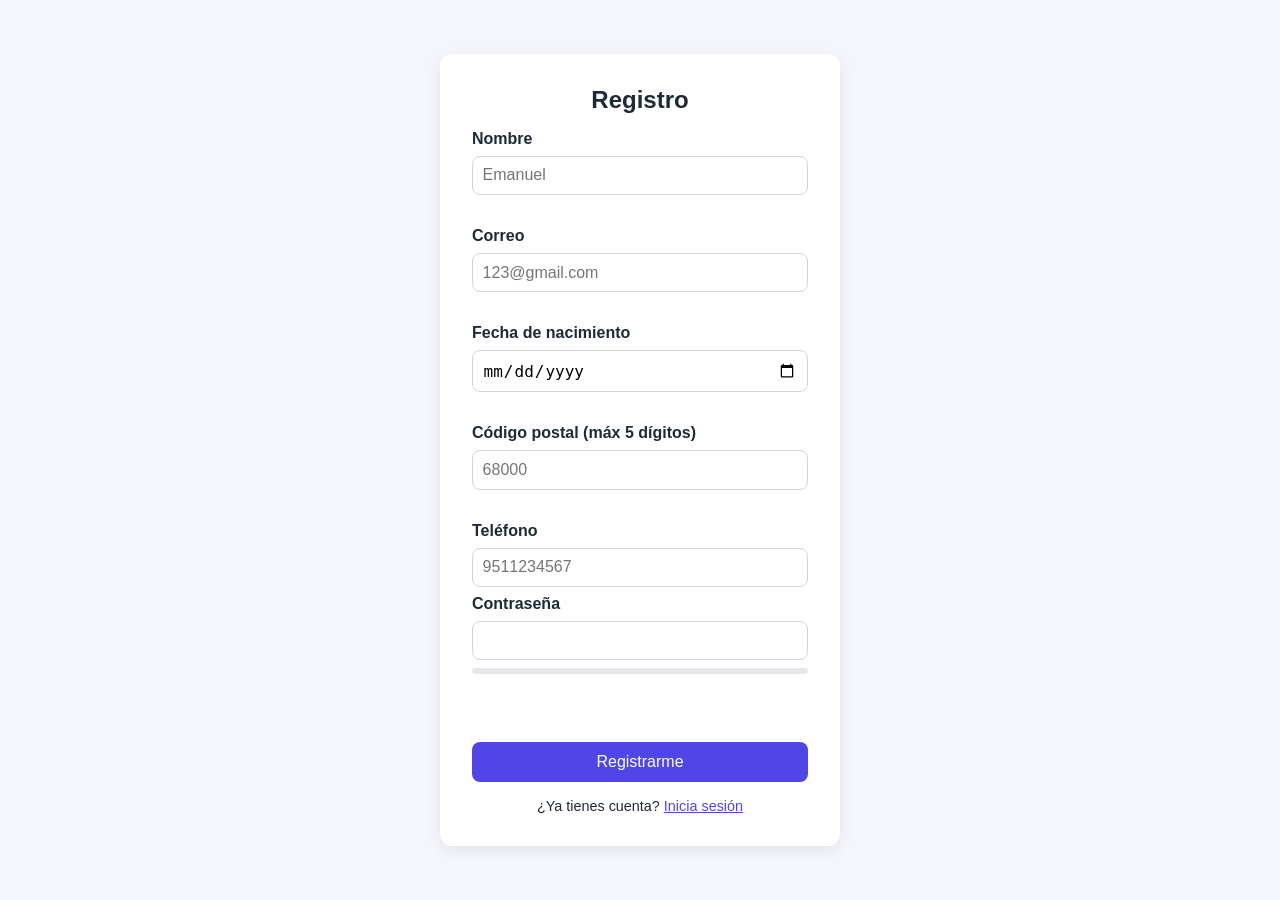
<file: index.html>
<!DOCTYPE html>
<html lang="es">
<head>
    <meta charset="UTF-8">
    <meta name="viewport" content="width=device-width, initial-scale=1.0">
    <title>Registro - Utileria JS</title>
    <link rel="stylesheet" href="css/styles.css">
    <script src="js/utileria.js"></script>
    <script src="js/index.js" defer></script>

</head>
<body>
    <form id="formPrincipal" novalidate>
        <h1>Registro</h1>

        <label for="nombre">Nombre</label>
        <input type="text" id="nombre" placeholder="Emanuel">
        <span id="errorNombre" class="error"></span>

        <label for="correo">Correo</label>
        <input type="email" id="correo" placeholder="123@gmail.com">
        <span id="errorCorreo" class="error"></span>

        <label for="fechaNacimiento">Fecha de nacimiento</label>
        <input type="date" id="fechaNacimiento">
        <span id="errorFecha" class="error"></span>

        <label for="codigoPostal">Código postal (máx 5 dígitos)</label>
        <input type="text" id="codigoPostal" placeholder="68000">
        <span id="errorCodigo" class="error"></span>

        <label for="telefono">Teléfono</label>
        <input type="text" id="telefono" placeholder="9511234567">

        <label for="password">Contraseña</label>
        <input type="password" id="password">
        <div class="barra"><div id="barraFortaleza"></div></div>
        <span id="textoFortaleza" class="texto-fortaleza"></span>
        <span id="errorPassword" class="error"></span>

        <button type="submit">Registrarme</button>
        <p class="cambio">¿Ya tienes cuenta? <a href="login.html">Inicia sesión</a></p>
    </form>

    <dialog id="modalEdad">
        <h2>¡Registro exitoso!</h2>
        <p>Hola, <strong id="nombreResultado"></strong></p>
        <p>Tu edad es: <strong id="edadResultado"></strong></p>
        <p>¿Mayor de edad? <strong id="mayorEdadResultado"></strong></p>
        <p>Teléfono formateado: <strong id="telefonoResultado"></strong></p>
        <button id="cerrarModal">Cerrar</button>
    </dialog>

   
</body>
</html>
</file>
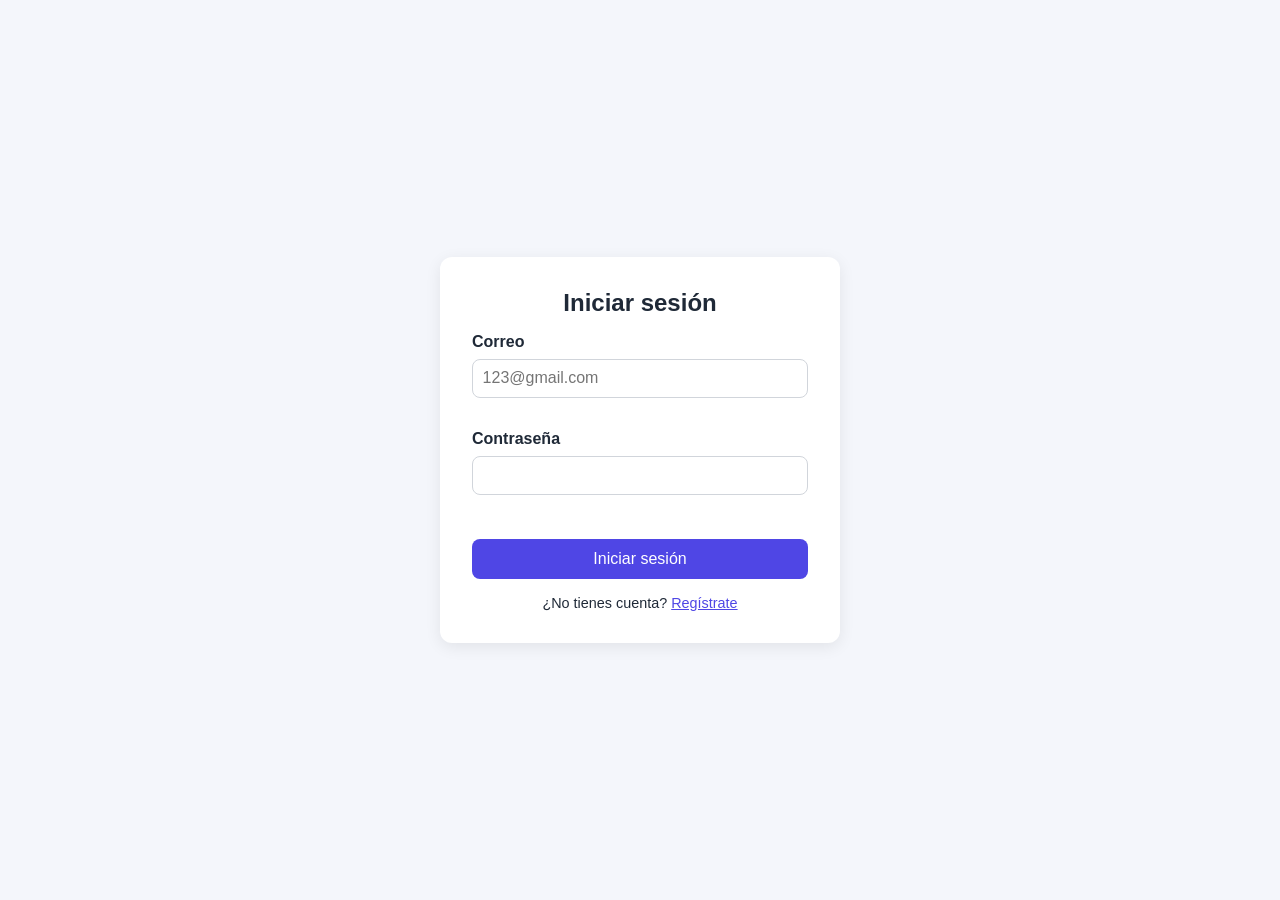
<file: login.html>
<!DOCTYPE html>
<html lang="es">
<head>
    <meta charset="UTF-8">
    <meta name="viewport" content="width=device-width, initial-scale=1.0">
    <title>Login - Utileria JS</title>
    <link rel="stylesheet" href="css/styles.css">
    <script src="js/utileria.js"></script>
    <script src="js/login.js" defer></script>
</head>
<body>
    <form id="formLogin" novalidate>
        <h1>Iniciar sesión</h1>

        <label for="loginCorreo">Correo</label>
        <input type="email" id="loginCorreo" placeholder="123@gmail.com">
        <span id="errorLoginCorreo" class="error"></span>

        <label for="loginPassword">Contraseña</label>
        <input type="password" id="loginPassword">
       
        <span id="errorLoginPassword" class="error"></span>

        <button type="submit">Iniciar sesión</button>
        <p class="cambio">¿No tienes cuenta? <a href="index.html">Regístrate</a></p>
    </form>
    <p id="mensajeLogin"></p>

</body>
</html>


<!-- 
loginn no necesario en login solo en registro 
poner variable estatica 
-->
</file>
<file: css/styles.css>
:root {
  --fondo: #f4f6fb;
  --tarjeta: #ffffff;
  --texto: #1f2937;
  --primario: #4f46e5;
  --error: #dc2626;
  --debil: #dc2626;
  --media: #d97706;
  --fuerte: #16a34a;
}


* {box-sizing: border-box;}

body {
    margin: 0;
    min-height: 100vh;
    display: flex;
    justify-content: center;
    align-items: center;
    font-family: Arial, Helvetica, sans-serif;
    background: var(--fondo);
    color: var(--texto);
}

form{
    background: var(--tarjeta);
    padding: 2rem;
    width: 100%;
    max-width: 400px;
    border-radius: 12px;
    box-shadow: 0 4px 16px rgba(0, 0, 0, 0.08);
    display: flex;
    flex-direction: column;
    gap: 0.5rem;

}

label {
    display: flex; 
    flex-direction: column; 
    gap: 0.25rem;
    font-weight:  600;
}

input {
    padding: 0.6rem;
    border: 1px solid #d1d5db;
    border-radius: 8px;
    font-size: 1rem;
}

input:focus {
    outline: 2px solid var(--primario);
    border-color: transparent;
}

button {
    margin-top: 0.75rem;
    padding: 0.7rem;
    border: none;
    border-radius: 8px;
    background: var(--primario);
    color: white;
    font-size: 1rem;
    cursor: pointer;
}

button:hover { opacity: 0.9;}

.error {color: var(--error);
font-size: 0.85rem;
min-height: 1rem;
}

[data-nivel="debil"]  { --nivel: var(--debil); }
[data-nivel="media"]  { --nivel: var(--media); }
[data-nivel="fuerte"] { --nivel: var(--fuerte); }

.barra {
  height: 6px;
  background: #e5e7eb;
  border-radius: 4px;
  overflow: hidden;
}

#barraFortaleza {
  height: 100%;
  width: 0;
  background: var(--nivel);
  transition: width 0.25s, background 0.25s;
}
#barraFortaleza[data-nivel="debil"]  { width: 33%; }
#barraFortaleza[data-nivel="media"]  { width: 66%; }
#barraFortaleza[data-nivel="fuerte"] { width: 100%; }

input[data-nivel],
input[data-nivel]:focus {
  border-color: var(--nivel);
  outline-color: var(--nivel);
}

.texto-fortaleza { font-size: 0.85rem; font-weight: 600; min-height: 1rem; }
.texto-fortaleza[data-nivel] { color: var(--nivel); }

h1 { margin: 0 0 0.5rem; font-size: 1.5rem; text-align: center; }
.cambio { margin: 0.5rem 0 0; text-align: center; font-size: 0.9rem; }


dialog {
    border: none;
    border-radius: 12px;
    padding: 1.5rem 2rem;
    box-shadow: 0 8px 32px rgba( 0, 0, 0, 0.25);
}
dialog::backdrop { background: rgba(0, 0, 0, .5);}

#mensajeLogin {position: fixed;
bottom:2rem;
font-weight: 600;
color: var(--fuerte);
}
a { color: var(--primario); text-align: center; font-size: 0.9rem; }

#mensajeLogin.fallo { color: var(--error); }
</file>
